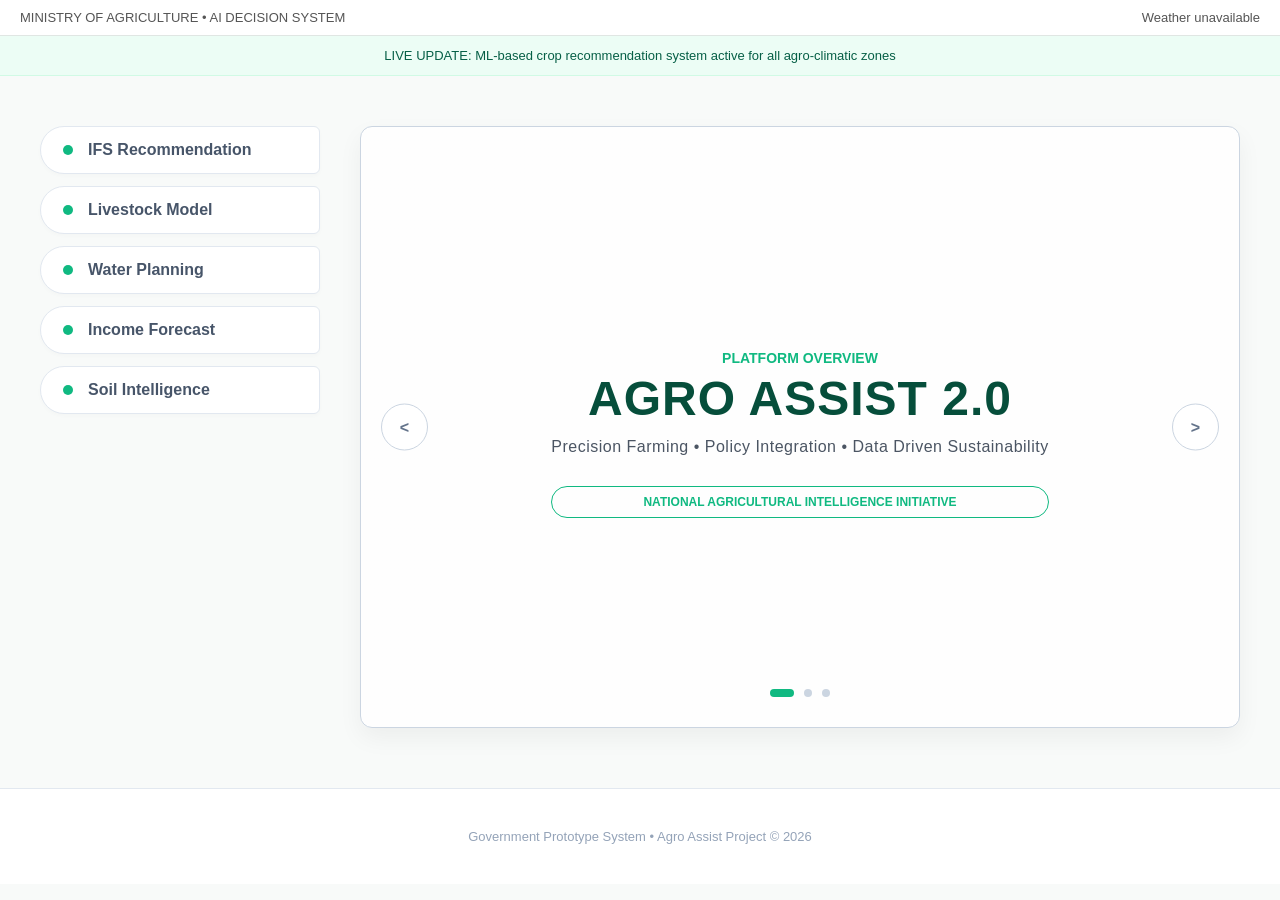
<file: index.html>
<!DOCTYPE html>
<html lang="en">
<head>
<meta charset="UTF-8">
<meta name="viewport" content="width=device-width, initial-scale=1.0">
<title>Agro Assist AI</title>
<style>
/* --- CLEAN MODERN PALETTE --- */
body {
  margin: 0;
  font-family: 'Segoe UI', Tahoma, Geneva, Verdana, sans-serif;
  background: #f8faf9; /* Very light gray-green tint */
  color: #2c3e50;
  overflow-x: hidden;
}

/* --- TOP BAR --- */
.topbar {
  background: #ffffff;
  padding: 10px 20px;
  font-size: 13px;
  display: flex;
  justify-content: space-between;
  color: #555;
  border-bottom: 1px solid #e0e6e3;
  font-weight: 500;
}

.bulletin {
  background: #ecfdf5; /* Soft mint highlight */
  padding: 12px;
  font-size: 13px;
  border-bottom: 1px solid #d1fae5;
  color: #065f46;
  text-align: center;
  font-weight: 500;
}

/* --- MAIN LAYOUT (From image_c55c1d.png) --- */
.main-container {
  display: flex;
  max-width: 1200px;
  margin: 50px auto;
  gap: 40px;
  padding: 0 20px;
}

/* Sidebar - Tabs on the left */
.sidebar {
  display: flex;
  flex-direction: column;
  gap: 12px;
  width: 280px;
}

.nav-card {
  background: #ffffff;
  border: 1px solid #e2e8f0;
  border-radius: 40px 10px 10px 40px; /* Reference: image_c55c1d.png */
  padding: 14px 22px;
  display: flex;
  align-items: center;
  gap: 15px;
  text-decoration: none;
  color: #475569;
  font-weight: 600;
  transition: all 0.2s ease;
  box-shadow: 0 2px 4px rgba(0,0,0,0.02);
}

.nav-card:hover {
  border-color: #10b981;
  color: #10b981;
  transform: translateX(8px);
  background: #f0fff4;
}

.nav-dot {
  width: 10px;
  height: 10px;
  background: #10b981;
  border-radius: 50%;
}

/* Display Box - Hero Frame */
.display-box {
  flex: 1;
  background: linear-gradient(rgba(255,255,255,0.85), rgba(255,255,255,0.85)), 
              url("https://images.unsplash.com/photo-1500937386664-56d1dfef3854?auto=format&fit=crop&w=1400&q=80");
  background-size: cover;
  background-position: center;
  border: 1px solid #cbd5e1;
  border-radius: 12px;
  position: relative;
  display: flex;
  flex-direction: column;
  justify-content: center;
  align-items: center;
  text-align: center;
  padding: 60px;
  min-height: 480px;
  box-shadow: 0 10px 25px rgba(0,0,0,0.05);
}

/* Navigation Arrows from reference image */
.arrow {
  position: absolute;
  top: 50%;
  transform: translateY(-50%);
  background: #ffffff;
  border: 1px solid #cbd5e1;
  color: #64748b;
  width: 45px;
  height: 45px;
  display: flex;
  justify-content: center;
  align-items: center;
  cursor: pointer;
  border-radius: 50%;
  font-weight: bold;
  transition: 0.2s;
}

.arrow:hover {
  background: #10b981;
  color: white;
  border-color: #10b981;
}

.arrow-left { left: 20px; }
.arrow-right { right: 20px; }

/* Hero Typography */
.hero-title {
  font-size: 48px;
  margin: 0;
  letter-spacing: 1px;
  color: #064e3b;
  font-weight: 800;
}

.subtitle {
  font-size: 16px;
  color: #4b5563;
  margin-top: 12px;
  letter-spacing: 0.5px;
}

.gov-tag {
  margin-top: 30px;
  padding: 8px 20px;
  border: 1.5px solid #10b981;
  border-radius: 25px;
  font-size: 12px;
  font-weight: 700;
  color: #10b981;
  text-transform: uppercase;
}

/* Indicator dots from image_c55c1d.png footer */
.slider-dots {
  position: absolute;
  bottom: 30px;
  display: flex;
  gap: 10px;
}

.dot {
  width: 8px;
  height: 8px;
  background: #cbd5e1;
  border-radius: 50%;
}

.dot.active {
  background: #10b981;
  width: 24px;
  border-radius: 10px;
}

.footer {
  text-align: center;
  padding: 40px;
  font-size: 13px;
  color: #94a3b8;
  background: #ffffff;
  border-top: 1px solid #e2e8f0;
  margin-top: 60px;
}

@media (max-width: 900px) {
  .main-container { flex-direction: column; }
  .sidebar { width: 100%; }
}
</style>
</head>
<body>

<!-- TOP BAR -->
<div class="topbar">
  <div>MINISTRY OF AGRICULTURE • AI DECISION SYSTEM</div>
  <div id="weather">Loading weather data...</div>
</div>

<div class="bulletin">
  LIVE UPDATE: ML-based crop recommendation system active for all agro-climatic zones
</div>

<div class="main-container">
  
  <!-- SIDEBAR (Reference: image_c55c1d.png) -->
  <div class="sidebar">
    <a href="/dashboard" class="nav-card">
      <div class="nav-dot"></div>
      <span>IFS Recommendation</span>
    </a>
    <a href="#" class="nav-card">
      <div class="nav-dot"></div>
      <span>Livestock Model</span>
    </a>
    <a href="#" class="nav-card">
      <div class="nav-dot"></div>
      <span>Water Planning</span>
    </a>
    <a href="#" class="nav-card">
      <div class="nav-dot"></div>
      <span>Income Forecast</span>
    </a>
    <a href="#" class="nav-card">
      <div class="nav-dot"></div>
      <span>Soil Intelligence</span>
    </a>
  </div>

  <!-- HERO DISPLAY (Reference: image_c55c1d.png) -->
  <div class="display-box">
    <div class="arrow arrow-left">&lt;</div>
    
    <div class="hero-content">
      <p style="text-transform: uppercase; font-weight: 700; color: #10b981; margin-bottom: 5px; font-size: 14px;">Platform Overview</p>
      <h1 class="hero-title">AGRO ASSIST 2.0</h1>
      <div class="subtitle">
        Precision Farming • Policy Integration • Data Driven Sustainability
      </div>
      
      <div class="gov-tag">
        National Agricultural Intelligence Initiative
      </div>
    </div>

    <div class="arrow arrow-right">&gt;</div>
    
    <div class="slider-dots">
      <div class="dot active"></div>
      <div class="dot"></div>
      <div class="dot"></div>
    </div>
  </div>

</div>

<!-- FOOTER -->
<div class="footer">
  Government Prototype System • Agro Assist Project © 2026
</div>

<script>
/* WEATHER LOGIC */
async function loadWeather(){
  try{
    const res = await fetch("https://api.open-meteo.com/v1/forecast?latitude=23.2&longitude=77.4&current_weather=true");
    const d = await res.json();
    const w = d.current_weather;
    // Targeting Bhopal as per project context
    document.getElementById("weather").innerText = `Bhopal: ${w.temperature}°C | Wind: ${w.windspeed} km/h`;
  } catch(e){
    document.getElementById("weather").innerText = "Weather unavailable";
  }
}
loadWeather();
setInterval(loadWeather, 60000);
</script>

</body>
</html>
</file>
